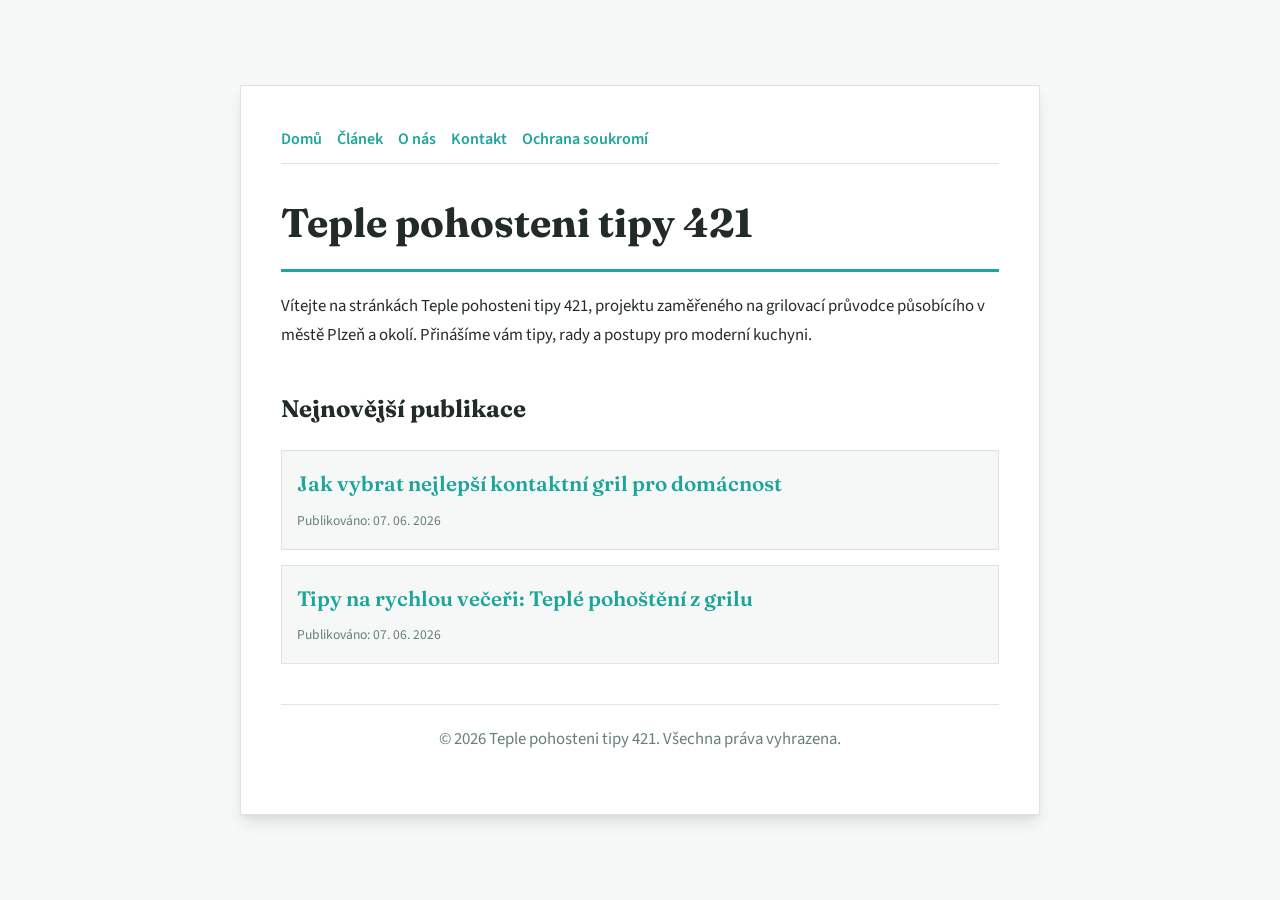
<file: index.html>
<!DOCTYPE html>
<html lang="cs">
<head>
    <meta charset="UTF-8">
    <meta name="viewport" content="width=device-width, initial-scale=1.0">
    <title>Teple pohosteni tipy 421 | Grilovací průvodce - Plzeň</title>
    <meta name="description" content="Vítejte na stránkách Teple pohosteni tipy 421, projektu zaměřeného na grilovací průvodce působícího v městě Plzeň a okolí. Přinášíme vám tipy, rady a postupy pro moderní kuchyni.">
    <meta name="geo.region" content="CZ" />
    <meta name="geo.placename" content="Plzeň" />
    <meta name="geo.position" content="49.7384;13.3736" />
    <meta name="ICBM" content="49.7384, 13.3736" />
    <link rel="stylesheet" href="style.css">
    <script type="application/ld+json">
{
  "@context": "https://schema.org",
  "@type": "LocalBusiness",
  "name": "Teple pohosteni tipy 421",
  "url": "https://teple-pohosteni-tipy-421.github.io",
  "telephone": "+420 377 555 321",
  "address": {
    "@type": "PostalAddress",
    "addressLocality": "Plzeň",
    "addressRegion": "Plzeňský",
    "postalCode": "301 00",
    "addressCountry": "CZ"
  },
  "geo": {
    "@type": "GeoCoordinates",
    "latitude": 49.7384,
    "longitude": 13.3736
  }
}
</script>
</head>
<body>
    
        <div class="container" style="max-width: 800px;">
            <nav style="display: flex; gap: 15px; margin-bottom: 25px; border-bottom: 1px solid var(--border-color); padding-bottom: 10px; overflow-x: auto; flex-wrap: wrap;">
            <a href="index.html">Domů</a>
            <a href="jak-vybrat-nejlepsi-kontaktni-gril-pro-domacnost.html">Článek</a>
            <a href="about.html">O nás</a>
            <a href="contact.html">Kontakt</a>
            <a href="privacy.html">Ochrana soukromí</a>
        </nav>
            <h1>Teple pohosteni tipy 421</h1>
            <p>Vítejte na stránkách Teple pohosteni tipy 421, projektu zaměřeného na grilovací průvodce působícího v městě Plzeň a okolí. Přinášíme vám tipy, rady a postupy pro moderní kuchyni.</p>
            <h2 style="margin-top: 40px;">Nejnovější publikace</h2>
            <ul style="list-style-type: none; padding-left: 0;">
                <li style="background: var(--bg-color); padding: 15px; border-radius: var(--border-radius); border: 1px solid var(--border-color); margin-bottom: 15px;">
                <h3 style="margin-bottom: 5px; font-size: 1.3rem;"><a href="jak-vybrat-nejlepsi-kontaktni-gril-pro-domacnost.html">Jak vybrat nejlepší kontaktní gril pro domácnost</a></h3>
                <span style="font-size:0.85rem; color: var(--muted-text)">Publikováno: 07. 06. 2026</span>
            </li>
<li style="background: var(--bg-color); padding: 15px; border-radius: var(--border-radius); border: 1px solid var(--border-color); margin-bottom: 15px;">
                <h3 style="margin-bottom: 5px; font-size: 1.3rem;"><a href="tipy-na-rychlou-veceri-teple-pohosteni-z-grilu.html">Tipy na rychlou večeři: Teplé pohoštění z grilu</a></h3>
                <span style="font-size:0.85rem; color: var(--muted-text)">Publikováno: 07. 06. 2026</span>
            </li>

            </ul>
            <footer>
                <p>&copy; 2026 Teple pohosteni tipy 421. Všechna práva vyhrazena.</p>
            </footer>
        </div>
        
</body>
</html>
</file>
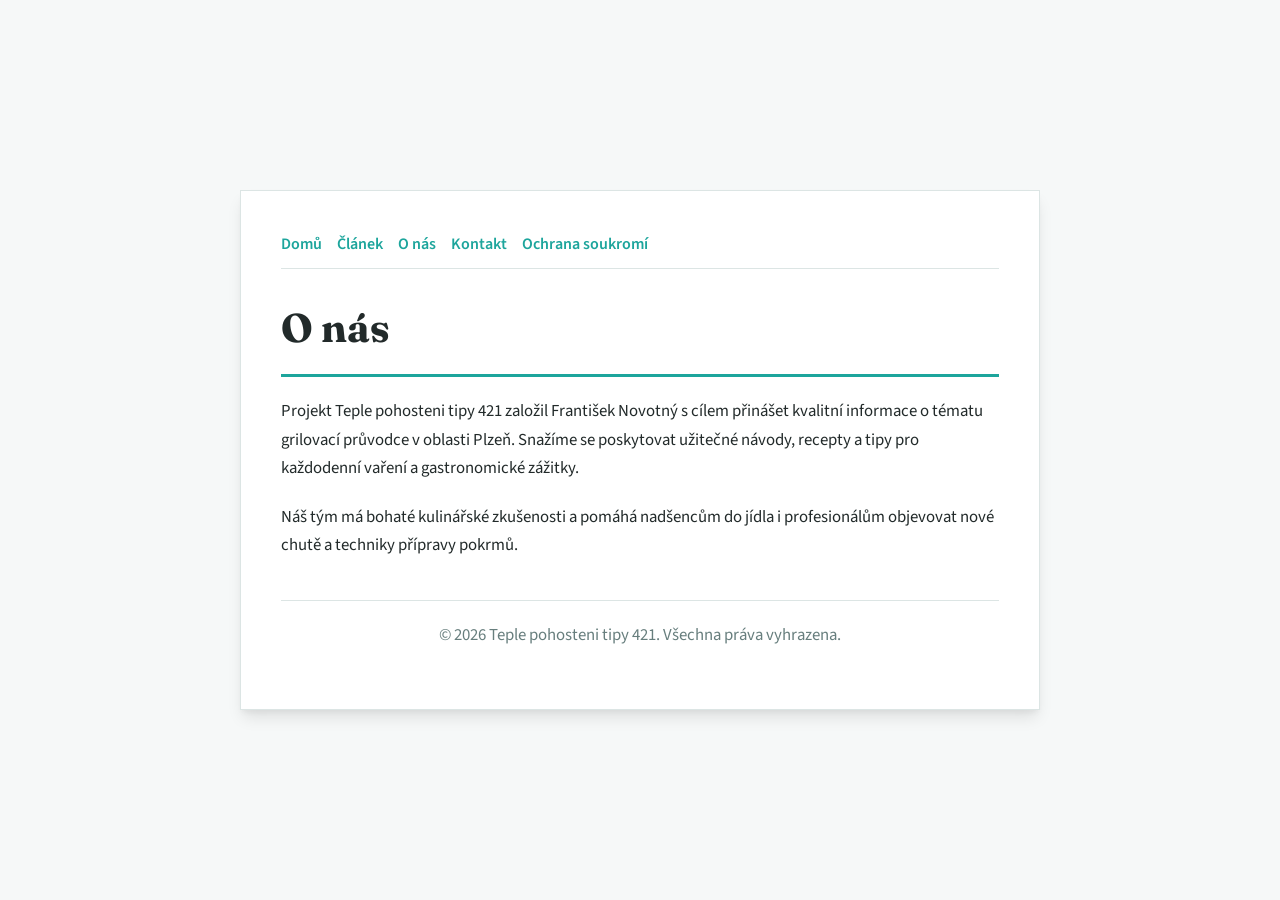
<file: about.html>
<!DOCTYPE html>
<html lang="cs">
<head>
    <meta charset="UTF-8">
    <meta name="viewport" content="width=device-width, initial-scale=1.0">
    <title>O nás | Teple pohosteni tipy 421</title>
    <meta name="description" content="Projekt Teple pohosteni tipy 421 založil František Novotný s cílem přinášet kvalitní informace o tématu grilovací průvodce v oblasti Plzeň. Snažíme se poskytovat užitečné návody, recepty a tipy pro každodenní vaření a gastronomické zážitky.">
    <meta name="geo.region" content="CZ" />
    <meta name="geo.placename" content="Plzeň" />
    <meta name="geo.position" content="49.7384;13.3736" />
    <meta name="ICBM" content="49.7384, 13.3736" />
    <link rel="stylesheet" href="style.css">
</head>
<body>
    
        <div class="container" style="max-width: 800px;">
            <nav style="display: flex; gap: 15px; margin-bottom: 25px; border-bottom: 1px solid var(--border-color); padding-bottom: 10px; overflow-x: auto; flex-wrap: wrap;">
            <a href="index.html">Domů</a>
            <a href="jak-vybrat-nejlepsi-kontaktni-gril-pro-domacnost.html">Článek</a>
            <a href="about.html">O nás</a>
            <a href="contact.html">Kontakt</a>
            <a href="privacy.html">Ochrana soukromí</a>
        </nav>
            <h1>O nás</h1>
            <p>Projekt Teple pohosteni tipy 421 založil František Novotný s cílem přinášet kvalitní informace o tématu grilovací průvodce v oblasti Plzeň. Snažíme se poskytovat užitečné návody, recepty a tipy pro každodenní vaření a gastronomické zážitky.</p>
            <p>Náš tým má bohaté kulinářské zkušenosti a pomáhá nadšencům do jídla i profesionálům objevovat nové chutě a techniky přípravy pokrmů.</p>
            <footer>
                <p>&copy; 2026 Teple pohosteni tipy 421. Všechna práva vyhrazena.</p>
            </footer>
        </div>
        
</body>
</html>
</file>
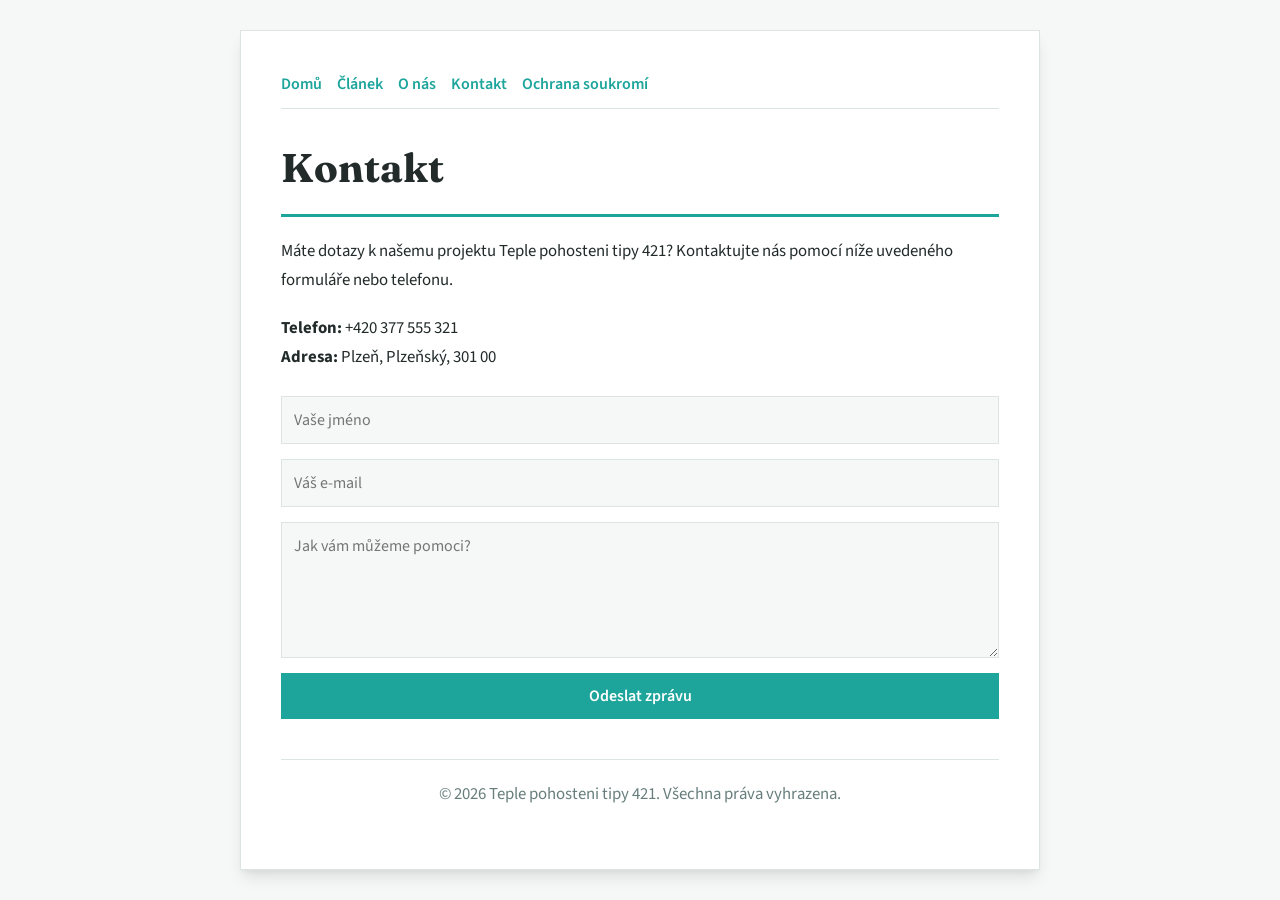
<file: contact.html>
<!DOCTYPE html>
<html lang="cs">
<head>
    <meta charset="UTF-8">
    <meta name="viewport" content="width=device-width, initial-scale=1.0">
    <title>Kontakt | Teple pohosteni tipy 421</title>
    <meta name="description" content="Máte dotazy k našemu projektu Teple pohosteni tipy 421? Kontaktujte nás pomocí níže uvedeného formuláře nebo telefonu.">
    <meta name="geo.region" content="CZ" />
    <meta name="geo.placename" content="Plzeň" />
    <meta name="geo.position" content="49.7384;13.3736" />
    <meta name="ICBM" content="49.7384, 13.3736" />
    <link rel="stylesheet" href="style.css">
</head>
<body>
    
        <div class="container" style="max-width: 800px;">
            <nav style="display: flex; gap: 15px; margin-bottom: 25px; border-bottom: 1px solid var(--border-color); padding-bottom: 10px; overflow-x: auto; flex-wrap: wrap;">
            <a href="index.html">Domů</a>
            <a href="jak-vybrat-nejlepsi-kontaktni-gril-pro-domacnost.html">Článek</a>
            <a href="about.html">O nás</a>
            <a href="contact.html">Kontakt</a>
            <a href="privacy.html">Ochrana soukromí</a>
        </nav>
            <h1>Kontakt</h1>
            <p>Máte dotazy k našemu projektu Teple pohosteni tipy 421? Kontaktujte nás pomocí níže uvedeného formuláře nebo telefonu.</p>
            <p><strong>Telefon:</strong> +420 377 555 321<br><strong>Adresa:</strong> Plzeň, Plzeňský, 301 00</p>
            <form action="https://formspree.io/f/placeholder" method="POST">
                <input type="text" name="name" placeholder="Vaše jméno" required>
                <input type="email" name="email" placeholder="Váš e-mail" required>
                <textarea name="message" placeholder="Jak vám můžeme pomoci?" rows="5" required></textarea>
                <button type="submit">Odeslat zprávu</button>
            </form>
            <footer>
                <p>&copy; 2026 Teple pohosteni tipy 421. Všechna práva vyhrazena.</p>
            </footer>
        </div>
        
</body>
</html>
</file>
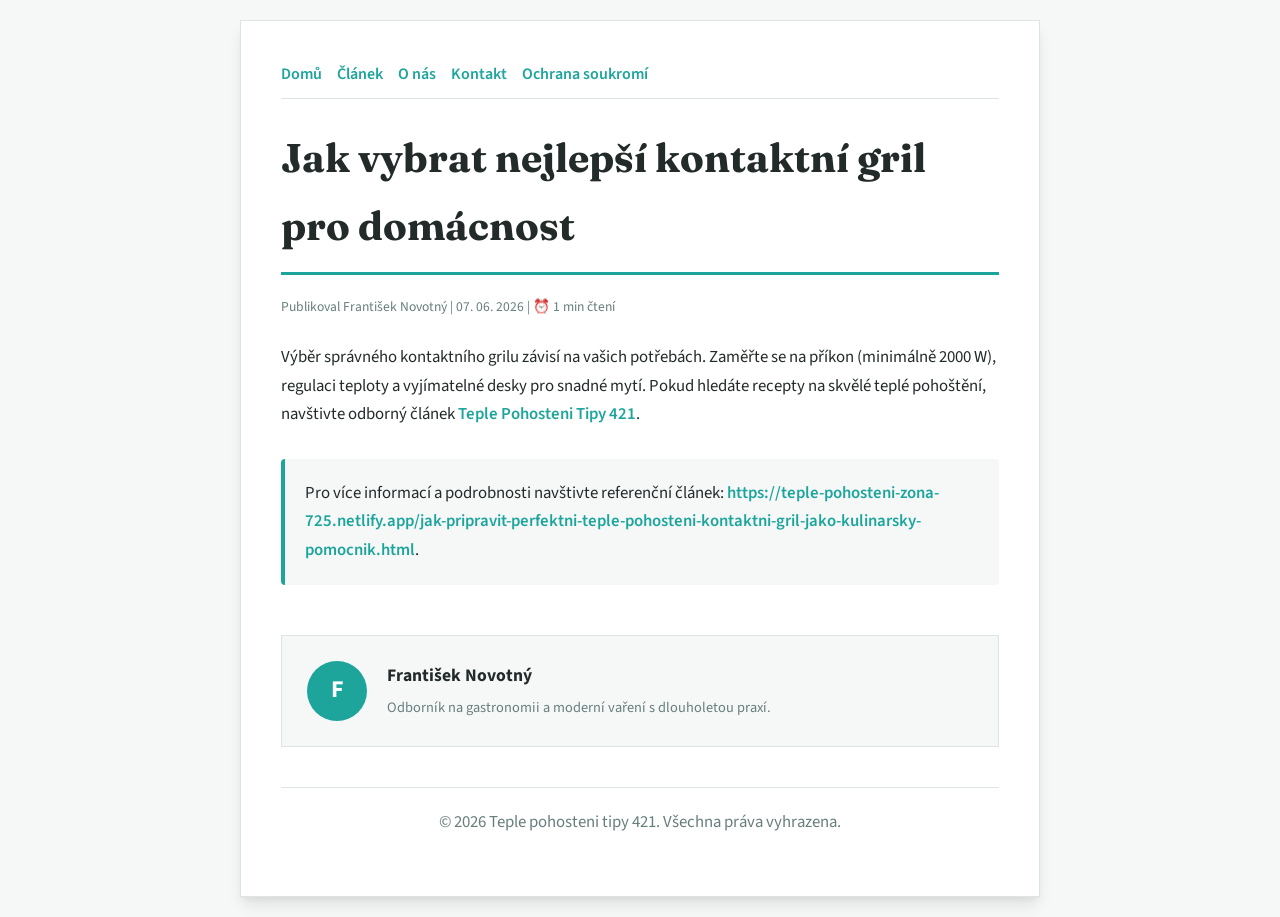
<file: jak-vybrat-nejlepsi-kontaktni-gril-pro-domacnost.html>
<!DOCTYPE html>
<html lang="cs">
<head>
    <meta charset="UTF-8">
    <meta name="viewport" content="width=device-width, initial-scale=1.0">
    <title>Jak vybrat nejlepší kontaktní gril pro domácnost - Teple pohosteni tipy 421</title>
    <meta name="description" content="Jak vybrat nejlepší kontaktní gril pro domácnost">
    <meta name="geo.region" content="CZ" />
    <meta name="geo.placename" content="Plzeň" />
    <meta name="geo.position" content="49.7384;13.3736" />
    <meta name="ICBM" content="49.7384, 13.3736" />
    <link rel="stylesheet" href="style.css">
</head>
<body>
    
            <div class="container" style="max-width: 800px;">
                <nav style="display: flex; gap: 15px; margin-bottom: 25px; border-bottom: 1px solid var(--border-color); padding-bottom: 10px; overflow-x: auto; flex-wrap: wrap;">
            <a href="index.html">Domů</a>
            <a href="jak-vybrat-nejlepsi-kontaktni-gril-pro-domacnost.html">Článek</a>
            <a href="about.html">O nás</a>
            <a href="contact.html">Kontakt</a>
            <a href="privacy.html">Ochrana soukromí</a>
        </nav>
                <h1>Jak vybrat nejlepší kontaktní gril pro domácnost</h1>
                <div style="font-size:0.85rem; color: var(--muted-text); margin-bottom: 25px;">
                    Publikoval František Novotný | 07. 06. 2026 | ⏰ 1 min čtení
                </div>
                <article style="margin-top: 20px;">
                    <p>Výběr správného kontaktního grilu závisí na vašich potřebách. Zaměřte se na příkon (minimálně 2000 W), regulaci teploty a vyjímatelné desky pro snadné mytí. Pokud hledáte recepty na skvělé teplé pohoštění, navštivte odborný článek <a href="https://teple-pohosteni-zona-725.netlify.app/jak-pripravit-perfektni-teple-pohosteni-kontaktni-gril-jako-kulinarsky-pomocnik.html">Teple Pohosteni Tipy 421</a>.</p>
                    <div class="link-resource" style="margin-top: 30px; padding: 20px; border-left: 4px solid var(--primary-color); background: var(--bg-color); border-radius: 4px;"><p style="margin: 0;">Pro více informací a podrobnosti navštivte referenční článek: <strong><a href="https://teple-pohosteni-zona-725.netlify.app/jak-pripravit-perfektni-teple-pohosteni-kontaktni-gril-jako-kulinarsky-pomocnik.html">https://teple-pohosteni-zona-725.netlify.app/jak-pripravit-perfektni-teple-pohosteni-kontaktni-gril-jako-kulinarsky-pomocnik.html</a></strong>.</p></div>
                </article>
                
            <div class="author-box" style="margin-top: 50px; padding: 25px; background: var(--bg-color); border: 1px solid var(--border-color); border-radius: var(--border-radius); display: flex; gap: 20px; align-items: center;">
                <div style="width: 60px; height: 60px; border-radius: 50%; background: var(--primary-color); display: flex; align-items: center; justify-content: center; color: white; font-weight: bold; font-size: 1.5rem;">F</div>
                <div>
                    <h4 style="margin-bottom: 5px; font-weight: bold; font-size: 1.1rem;">František Novotný</h4>
                    <p style="margin: 0; font-size: 0.9rem; color: var(--muted-text);">Odborník na gastronomii a moderní vaření s dlouholetou praxí.</p>
                </div>
            </div>
            
                <footer>
                    <p>&copy; 2026 Teple pohosteni tipy 421. Všechna práva vyhrazena.</p>
                </footer>
            </div>
            
</body>
</html>
</file>
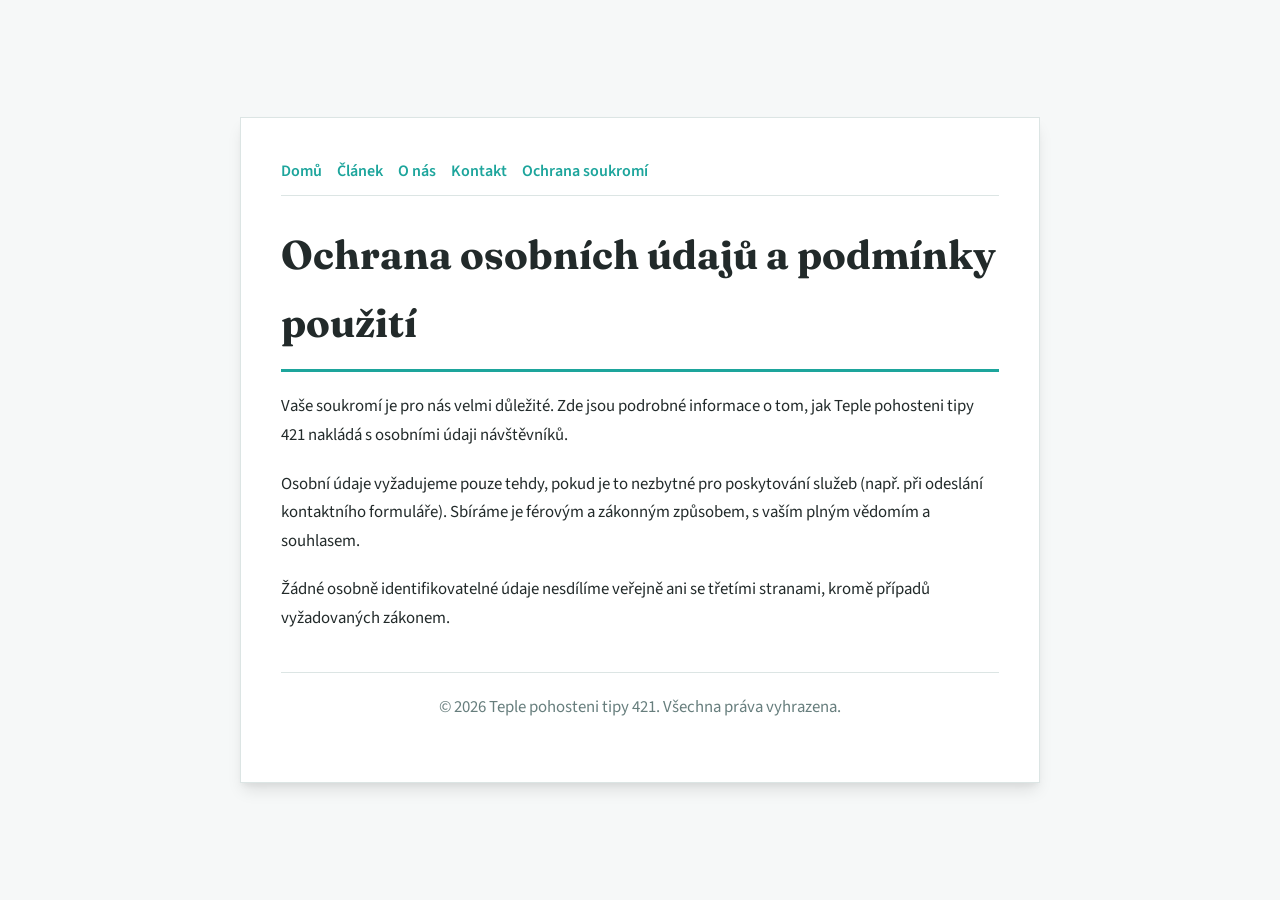
<file: privacy.html>
<!DOCTYPE html>
<html lang="cs">
<head>
    <meta charset="UTF-8">
    <meta name="viewport" content="width=device-width, initial-scale=1.0">
    <title>Ochrana osobních údajů a podmínky použití - Teple pohosteni tipy 421</title>
    <meta name="description" content="Vaše soukromí je pro nás velmi důležité. Zde jsou podrobné informace o tom, jak Teple pohosteni tipy 421 nakládá s osobními údaji návštěvníků.">
    <meta name="geo.region" content="CZ" />
    <meta name="geo.placename" content="Plzeň" />
    <meta name="geo.position" content="49.7384;13.3736" />
    <meta name="ICBM" content="49.7384, 13.3736" />
    <link rel="stylesheet" href="style.css">
</head>
<body>
    
        <div class="container" style="max-width: 800px;">
            <nav style="display: flex; gap: 15px; margin-bottom: 25px; border-bottom: 1px solid var(--border-color); padding-bottom: 10px; overflow-x: auto; flex-wrap: wrap;">
            <a href="index.html">Domů</a>
            <a href="jak-vybrat-nejlepsi-kontaktni-gril-pro-domacnost.html">Článek</a>
            <a href="about.html">O nás</a>
            <a href="contact.html">Kontakt</a>
            <a href="privacy.html">Ochrana soukromí</a>
        </nav>
            <h1>Ochrana osobních údajů a podmínky použití</h1>
            <p>Vaše soukromí je pro nás velmi důležité. Zde jsou podrobné informace o tom, jak Teple pohosteni tipy 421 nakládá s osobními údaji návštěvníků.</p>
            <p>Osobní údaje vyžadujeme pouze tehdy, pokud je to nezbytné pro poskytování služeb (např. při odeslání kontaktního formuláře). Sbíráme je férovým a zákonným způsobem, s vaším plným vědomím a souhlasem.</p>
            <p>Žádné osobně identifikovatelné údaje nesdílíme veřejně ani se třetími stranami, kromě případů vyžadovaných zákonem.</p>
            <footer>
                <p>&copy; 2026 Teple pohosteni tipy 421. Všechna práva vyhrazena.</p>
            </footer>
        </div>
        
</body>
</html>
</file>
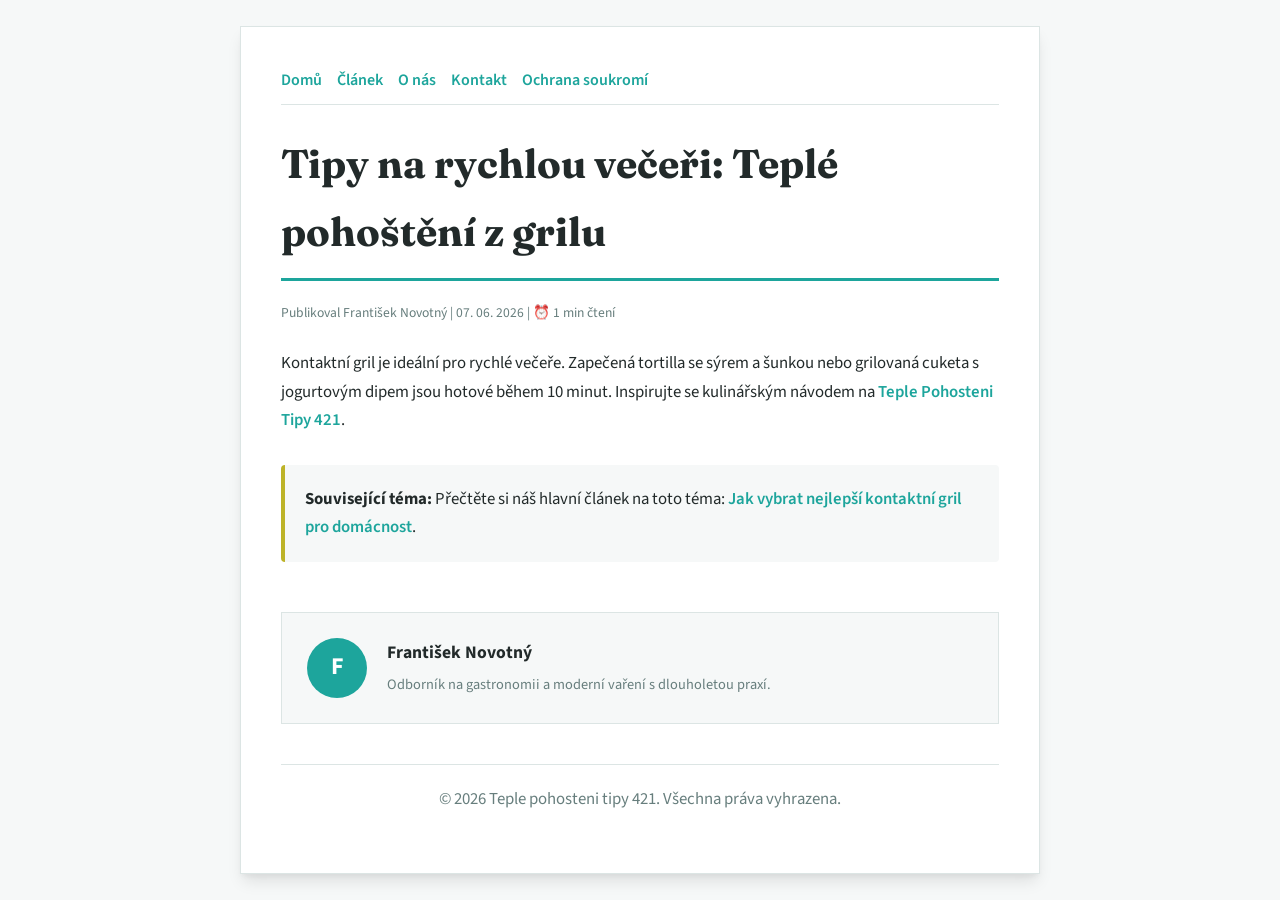
<file: tipy-na-rychlou-veceri-teple-pohosteni-z-grilu.html>
<!DOCTYPE html>
<html lang="cs">
<head>
    <meta charset="UTF-8">
    <meta name="viewport" content="width=device-width, initial-scale=1.0">
    <title>Tipy na rychlou večeři: Teplé pohoštění z grilu - Teple pohosteni tipy 421</title>
    <meta name="description" content="Tipy na rychlou večeři: Teplé pohoštění z grilu">
    <meta name="geo.region" content="CZ" />
    <meta name="geo.placename" content="Plzeň" />
    <meta name="geo.position" content="49.7384;13.3736" />
    <meta name="ICBM" content="49.7384, 13.3736" />
    <link rel="stylesheet" href="style.css">
</head>
<body>
    
            <div class="container" style="max-width: 800px;">
                <nav style="display: flex; gap: 15px; margin-bottom: 25px; border-bottom: 1px solid var(--border-color); padding-bottom: 10px; overflow-x: auto; flex-wrap: wrap;">
            <a href="index.html">Domů</a>
            <a href="jak-vybrat-nejlepsi-kontaktni-gril-pro-domacnost.html">Článek</a>
            <a href="about.html">O nás</a>
            <a href="contact.html">Kontakt</a>
            <a href="privacy.html">Ochrana soukromí</a>
        </nav>
                <h1>Tipy na rychlou večeři: Teplé pohoštění z grilu</h1>
                <div style="font-size:0.85rem; color: var(--muted-text); margin-bottom: 25px;">
                    Publikoval František Novotný | 07. 06. 2026 | ⏰ 1 min čtení
                </div>
                <article style="margin-top: 20px;">
                    <p>Kontaktní gril je ideální pro rychlé večeře. Zapečená tortilla se sýrem a šunkou nebo grilovaná cuketa s jogurtovým dipem jsou hotové během 10 minut. Inspirujte se kulinářským návodem na <a href="https://teple-pohosteni-zona-725.netlify.app/jak-pripravit-perfektni-teple-pohosteni-kontaktni-gril-jako-kulinarsky-pomocnik.html">Teple Pohosteni Tipy 421</a>.</p>
                    <div class="link-resource" style="margin-top: 30px; padding: 20px; border-left: 4px solid var(--accent-color); background: var(--bg-color); border-radius: 4px;"><p style="margin: 0;"><strong>Související téma:</strong> Přečtěte si náš hlavní článek na toto téma: <a href="jak-vybrat-nejlepsi-kontaktni-gril-pro-domacnost.html">Jak vybrat nejlepší kontaktní gril pro domácnost</a>.</p></div>
                </article>
                
            <div class="author-box" style="margin-top: 50px; padding: 25px; background: var(--bg-color); border: 1px solid var(--border-color); border-radius: var(--border-radius); display: flex; gap: 20px; align-items: center;">
                <div style="width: 60px; height: 60px; border-radius: 50%; background: var(--primary-color); display: flex; align-items: center; justify-content: center; color: white; font-weight: bold; font-size: 1.5rem;">F</div>
                <div>
                    <h4 style="margin-bottom: 5px; font-weight: bold; font-size: 1.1rem;">František Novotný</h4>
                    <p style="margin: 0; font-size: 0.9rem; color: var(--muted-text);">Odborník na gastronomii a moderní vaření s dlouholetou praxí.</p>
                </div>
            </div>
            
                <footer>
                    <p>&copy; 2026 Teple pohosteni tipy 421. Všechna práva vyhrazena.</p>
                </footer>
            </div>
            
</body>
</html>
</file>
<file: style.css>
@import url('https://fonts.googleapis.com/css2?family=Fraunces:wght@700&family=Source+Sans+3:wght@400;600&display=swap');

:root {
    --bg-color: hsl(176, 15%, 97%);
    --card-bg: hsl(176, 15%, 100%);
    --text-color: hsl(176, 10%, 15%);
    --muted-text: hsl(176, 10%, 45%);
    --primary-color: hsl(176, 70%, 38%);
    --accent-color: hsl(56, 65%, 45%);
    --border-color: hsl(176, 15%, 88%);
    --border-radius: 0px;
    --shadow: 0 10px 15px -3px rgba(0, 0, 0, 0.1), 0 4px 6px -2px rgba(0, 0, 0, 0.05);
    --font-headline: 'Fraunces', sans-serif;
    --font-body: 'Source Sans 3', sans-serif;
}

* {
    box-sizing: border-box;
    margin: 0;
    padding: 0;
}

body {
    background-color: var(--bg-color);
    color: var(--text-color);
    font-family: var(--font-body);
    line-height: 1.7;
    padding: 20px;
    display: flex;
    justify-content: center;
    min-height: 100vh;
}

a {
    color: var(--primary-color);
    text-decoration: none;
    font-weight: 600;
    transition: color 0.2s ease;
}

a:hover {
    color: var(--accent-color);
    text-decoration: underline;
}

.container {
    width: 100%;
    max-width: 900px;
    background: var(--card-bg);
    border: 1px solid var(--border-color);
    border-radius: var(--border-radius);
    padding: 40px;
    box-shadow: var(--shadow);
    margin: auto;
}

h1, h2, h3 {
    font-family: var(--font-headline);
    margin-bottom: 20px;
    color: var(--text-color);
}

h1 {
    font-size: 2.5rem;
    border-bottom: 3px solid var(--primary-color);
    padding-bottom: 12px;
}

p {
    margin-bottom: 20px;
    font-size: 1.05rem;
}

ul {
    margin-bottom: 20px;
    padding-left: 20px;
}

li {
    margin-bottom: 8px;
}

form {
    display: flex;
    flex-direction: column;
    gap: 15px;
    margin-top: 25px;
}

input, textarea, button {
    padding: 12px;
    border: 1px solid var(--border-color);
    border-radius: var(--border-radius);
    font-family: var(--font-body);
    font-size: 1rem;
    background: var(--bg-color);
    color: var(--text-color);
}

button {
    background: var(--primary-color);
    color: white;
    font-weight: 600;
    border: none;
    cursor: pointer;
    transition: background 0.2s ease;
}

button:hover {
    background: var(--accent-color);
}

footer {
    margin-top: 40px;
    border-top: 1px solid var(--border-color);
    padding-top: 20px;
    font-size: 0.9rem;
    color: var(--muted-text);
    text-align: center;
}
</file>
